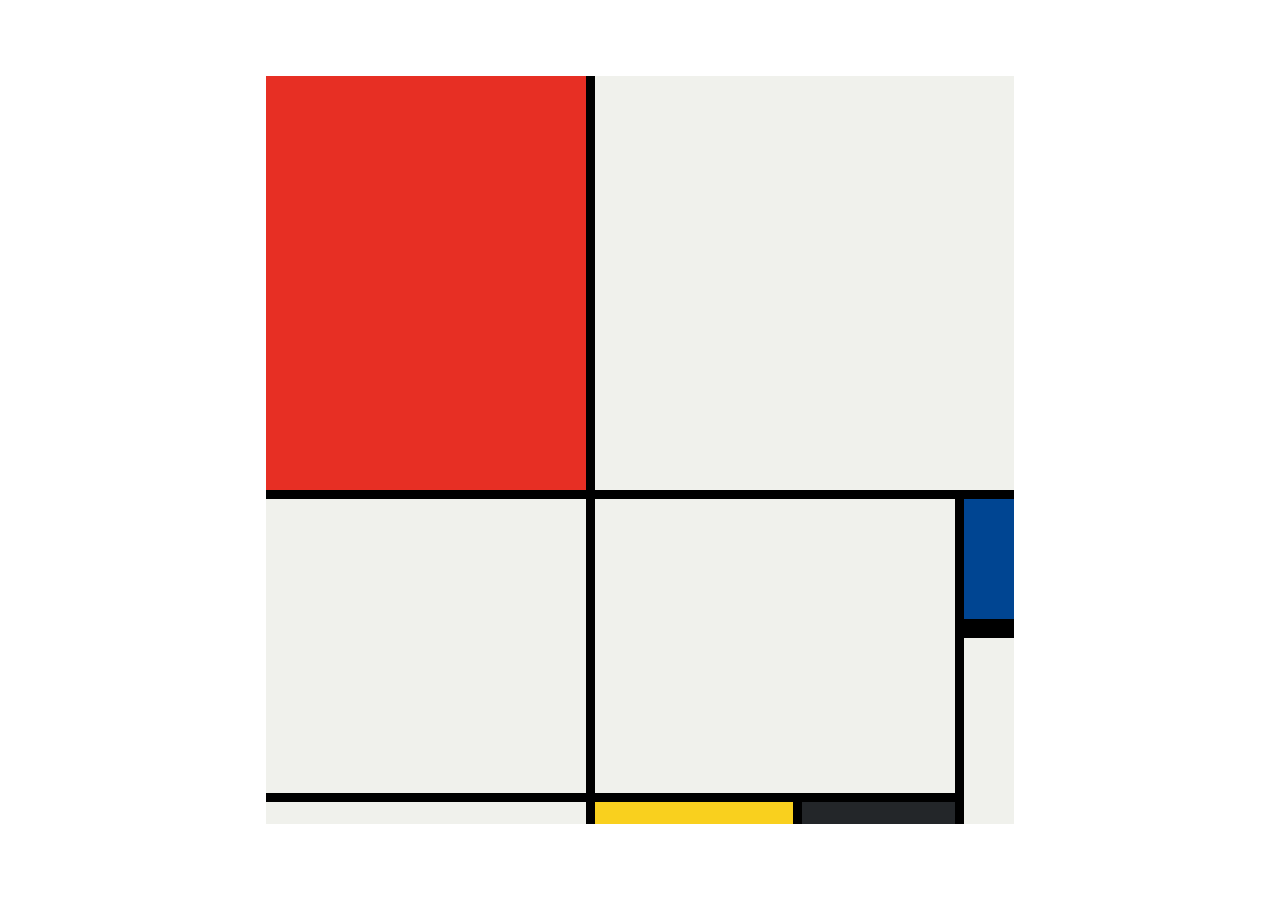
<file: projects/10.3 Mondrian Project/index.html>
<!DOCTYPE html>
<html lang="en">

<head>
  <meta charset="UTF-8">
  <meta name="viewport" content="width=device-width, initial-scale=1.0">
  <title>Mondrian Project</title>
  <style>
    /* 
    Write your CSS here 
    Gap Colour: #000
    White: #F0F1EC
    Red: #E72F24
    Black: #232629
    Blue: #004592
    Yellow: #F9D01E

    For dimensions, see dimensions.png image.
    HINT: Remember you can't change the properties of grid lines.
    But grid lines are transparent!
    */

    body {
      display: flex;
      justify-content: center;
      align-items: center;
      height: 100vh;
      margin: 0;
      padding: 0;
    }

    .container {
      display: grid;
      width: 748px;
      height: 748px;
      gap: 9px;
      background-color: #000;
      grid-template-columns: 320px 198px 153px 50px;
      grid-template-rows: 414px 130px 155px 22px;
    }

    .red {
      background-color: #E72F24;
    }

    .white {
      background-color: #F0F1EC;
    }

    .black {
      background-color: #232629;
    }

    .yellow {
      background-color: #F9D01E;
    }

    .blue {
      background-color: #004592;
      grid-column: 4 / -1;
      border-bottom: 10px solid #000;  
    }

    .one {
      grid-column: span 3;
    }

    .two, .three {
      grid-row: span 2;
    }

    .three {
      grid-column: span 2;
    }

    .four {
      grid-area: 3 / -2 / -1 / -1;
    }

    .five{
      grid-row: 4 / 5;

    }

  </style>
</head>

<body>
  <!-- Write your HTML here -->
   <div class="container">
      <div class="red"></div>
      <div class="white one"></div>
      <div class="white two"></div>
      <div class="white three"></div>
      <div class="blue"></div>
      <div class="white four"></div>
      <div class="white five"></div>
      <div class="yellow"></div>
      <div class="black"></div>
   </div>
</body>

</html>
</file>
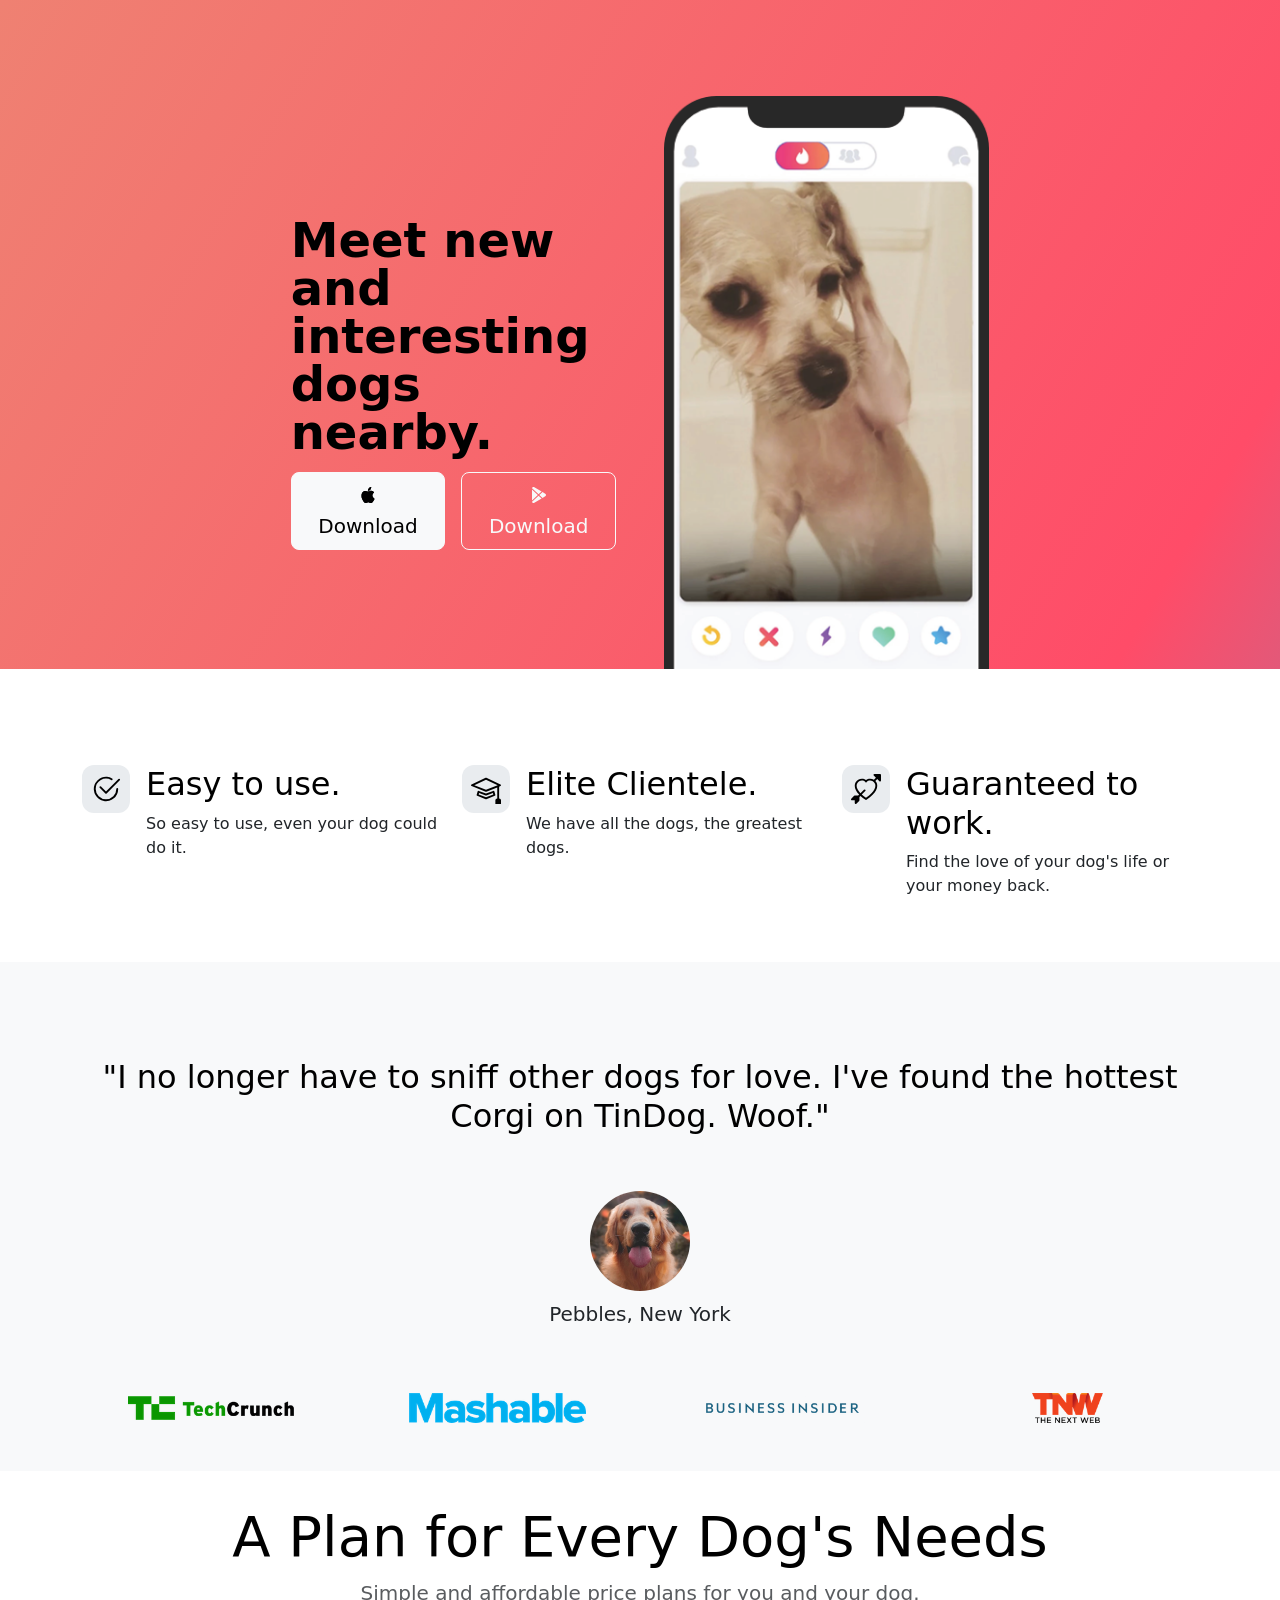
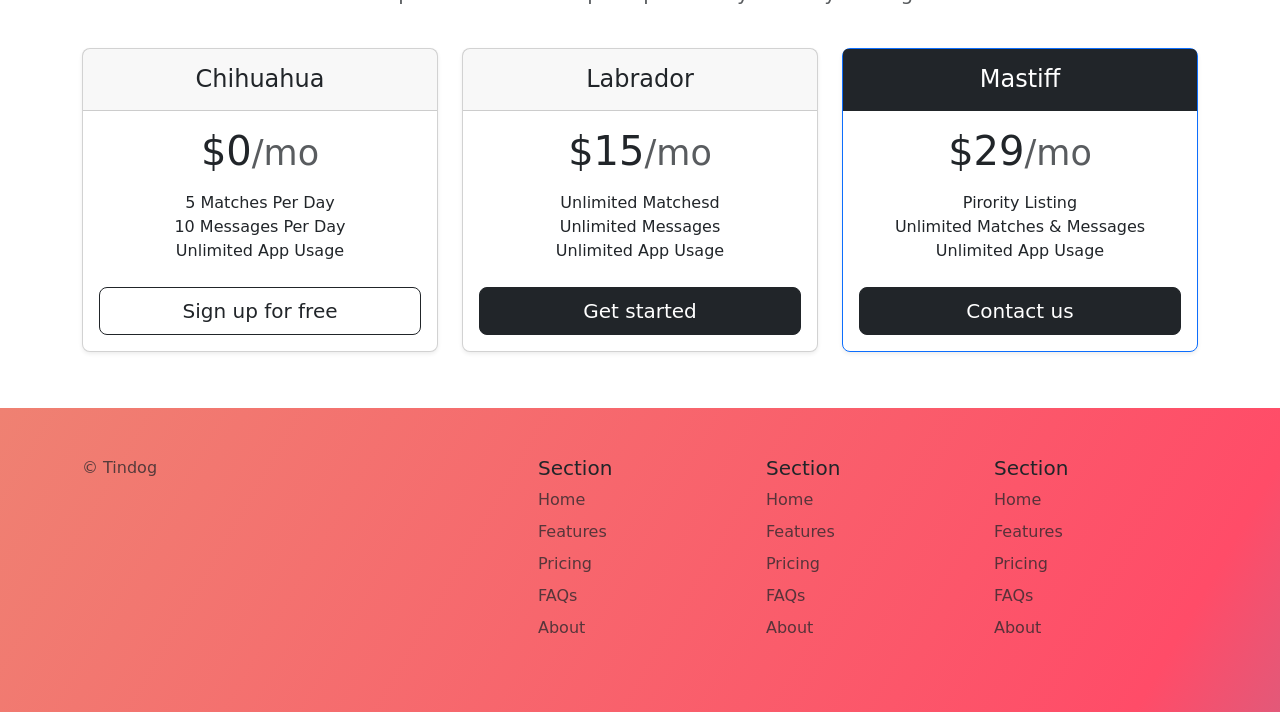
<file: projects/11.3 TinDog Project/index.html>
<!DOCTYPE html>
<html lang="en">

<head>
  <meta charset="UTF-8">
  <meta name="viewport" content="width=device-width, initial-scale=1.0">
  <title>TinDog</title>
  <link href="https://cdn.jsdelivr.net/npm/bootstrap@5.3.8/dist/css/bootstrap.min.css" rel="stylesheet" integrity="sha384-sRIl4kxILFvY47J16cr9ZwB07vP4J8+LH7qKQnuqkuIAvNWLzeN8tE5YBujZqJLB" crossorigin="anonymous">
  <link href="./style.css" rel="stylesheet"/>
</head>

<body>

  <!-- Title -->
  <section id="title" class="gradient-background">

  <div class="container col-xl-7 px-4 pt-5">
    <div class="row flex-lg-row-reverse align-items-center g-5 pt-5">
      <div class="col-10 col-sm-8 col-lg-6"> 
        <img src="./images/iphone.png" class="d-block mx-lg-auto img-fluid" alt="Dog on an Iphone" height="200" loading="lazy"> 
      </div>
      <div class="col-lg-6">
        <h1 class="display-5 fw-bold text-body-emphasis lh-1 mb-3">Meet new and interesting dogs nearby.</h1>
        <div class="d-grid gap-2 d-md-flex justify-content-md-start"> <button type="button"
            class="btn btn-light btn-lg px-4 me-md-2"><svg xmlns="http://www.w3.org/2000/svg" width="16" height="16"
              fill="currentColor" class="bi bi-apple mb-1" viewBox="0 0 16 16">
              <path
                d="M11.182.008C11.148-.03 9.923.023 8.857 1.18c-1.066 1.156-.902 2.482-.878 2.516.024.034 1.52.087 2.475-1.258.955-1.345.762-2.391.728-2.43Zm3.314 11.733c-.048-.096-2.325-1.234-2.113-3.422.212-2.189 1.675-2.789 1.698-2.854.023-.065-.597-.79-1.254-1.157a3.692 3.692 0 0 0-1.563-.434c-.108-.003-.483-.095-1.254.116-.508.139-1.653.589-1.968.607-.316.018-1.256-.522-2.267-.665-.647-.125-1.333.131-1.824.328-.49.196-1.422.754-2.074 2.237-.652 1.482-.311 3.83-.067 4.56.244.729.625 1.924 1.273 2.796.576.984 1.34 1.667 1.659 1.899.319.232 1.219.386 1.843.067.502-.308 1.408-.485 1.766-.472.357.013 1.061.154 1.782.539.571.197 1.111.115 1.652-.105.541-.221 1.324-1.059 2.238-2.758.347-.79.505-1.217.473-1.282Z" />
              <path
                d="M11.182.008C11.148-.03 9.923.023 8.857 1.18c-1.066 1.156-.902 2.482-.878 2.516.024.034 1.52.087 2.475-1.258.955-1.345.762-2.391.728-2.43Zm3.314 11.733c-.048-.096-2.325-1.234-2.113-3.422.212-2.189 1.675-2.789 1.698-2.854.023-.065-.597-.79-1.254-1.157a3.692 3.692 0 0 0-1.563-.434c-.108-.003-.483-.095-1.254.116-.508.139-1.653.589-1.968.607-.316.018-1.256-.522-2.267-.665-.647-.125-1.333.131-1.824.328-.49.196-1.422.754-2.074 2.237-.652 1.482-.311 3.83-.067 4.56.244.729.625 1.924 1.273 2.796.576.984 1.34 1.667 1.659 1.899.319.232 1.219.386 1.843.067.502-.308 1.408-.485 1.766-.472.357.013 1.061.154 1.782.539.571.197 1.111.115 1.652-.105.541-.221 1.324-1.059 2.238-2.758.347-.79.505-1.217.473-1.282Z" />
            </svg> Download</button>
          <button type="button" class="btn btn-outline-light btn-lg px-4"><svg xmlns="http://www.w3.org/2000/svg" width="16"
              height="16" fill="currentColor" class="bi bi-google-play mb-1" viewBox="0 0 16 16">
              <path
                d="M14.222 9.374c1.037-.61 1.037-2.137 0-2.748L11.528 5.04 8.32 8l3.207 2.96 2.694-1.586Zm-3.595 2.116L7.583 8.68 1.03 14.73c.201 1.029 1.36 1.61 2.303 1.055l7.294-4.295ZM1 13.396V2.603L6.846 8 1 13.396ZM1.03 1.27l6.553 6.05 3.044-2.81L3.333.215C2.39-.341 1.231.24 1.03 1.27Z" />
            </svg> Download</button>
        </div>
      </div>
    </div>
  </div>
  </section>
  
  <!-- Features -->
  <section id="features">
    <div class="container mt-5">
      <div class="row g-4 py-5 row-cols-1 row-cols-lg-3">
        <div class="col d-flex align-items-start">
          <div
            class="icon-square text-body-emphasis bg-body-secondary d-inline-flex align-items-center justify-content-center fs-4 flex-shrink-0 me-3">
            <svg xmlns="http://www.w3.org/2000/svg" height="30" fill="currentColor" class="bi bi-check2-circle" viewBox="0 0 16 16">
              <path d="M2.5 8a5.5 5.5 0 0 1 8.25-4.764.5.5 0 0 0 .5-.866A6.5 6.5 0 1 0 14.5 8a.5.5 0 0 0-1 0 5.5 5.5 0 1 1-11 0z" />
              <path d="M15.354 3.354a.5.5 0 0 0-.708-.708L8 9.293 5.354 6.646a.5.5 0 1 0-.708.708l3 3a.5.5 0 0 0 .708 0l7-7z" />
            </svg>
          </div>
          <div>
            <h3 class="fs-2 text-body-emphasis">Easy to use.</h3>
            <p>So easy to use, even your dog could do it.</p>
          </div>
        </div>
        <div class="col d-flex align-items-start">
          <div
            class="icon-square text-body-emphasis bg-body-secondary d-inline-flex align-items-center justify-content-center fs-4 flex-shrink-0 me-3">
            <svg xmlns="http://www.w3.org/2000/svg" height="30" fill="currentColor" class="bi bi-mortarboard" viewBox="0 0 16 16">
              <path
                d="M8.211 2.047a.5.5 0 0 0-.422 0l-7.5 3.5a.5.5 0 0 0 .025.917l7.5 3a.5.5 0 0 0 .372 0L14 7.14V13a1 1 0 0 0-1 1v2h3v-2a1 1 0 0 0-1-1V6.739l.686-.275a.5.5 0 0 0 .025-.917l-7.5-3.5ZM8 8.46 1.758 5.965 8 3.052l6.242 2.913L8 8.46Z" />
              <path
                d="M4.176 9.032a.5.5 0 0 0-.656.327l-.5 1.7a.5.5 0 0 0 .294.605l4.5 1.8a.5.5 0 0 0 .372 0l4.5-1.8a.5.5 0 0 0 .294-.605l-.5-1.7a.5.5 0 0 0-.656-.327L8 10.466 4.176 9.032Zm-.068 1.873.22-.748 3.496 1.311a.5.5 0 0 0 .352 0l3.496-1.311.22.748L8 12.46l-3.892-1.556Z" />
            </svg>
          </div>
          <div>
            <h3 class="fs-2 text-body-emphasis">Elite Clientele.</h3>
            <p>We have all the dogs, the greatest dogs.</p> 
          </div>
        </div>
        <div class="col d-flex align-items-start">
          <div
            class="icon-square text-body-emphasis bg-body-secondary d-inline-flex align-items-center justify-content-center fs-4 flex-shrink-0 me-3">
            <svg xmlns="http://www.w3.org/2000/svg" height="30" fill="currentColor" class="bi bi-arrow-through-heart"
              viewBox="0 0 16 16">
              <path fill-rule="evenodd"
                d="M2.854 15.854A.5.5 0 0 1 2 15.5V14H.5a.5.5 0 0 1-.354-.854l1.5-1.5A.5.5 0 0 1 2 11.5h1.793l.53-.53c-.771-.802-1.328-1.58-1.704-2.32-.798-1.575-.775-2.996-.213-4.092C3.426 2.565 6.18 1.809 8 3.233c1.25-.98 2.944-.928 4.212-.152L13.292 2 12.147.854A.5.5 0 0 1 12.5 0h3a.5.5 0 0 1 .5.5v3a.5.5 0 0 1-.854.354L14 2.707l-1.006 1.006c.236.248.44.531.6.845.562 1.096.585 2.517-.213 4.092-.793 1.563-2.395 3.288-5.105 5.08L8 13.912l-.276-.182a21.86 21.86 0 0 1-2.685-2.062l-.539.54V14a.5.5 0 0 1-.146.354l-1.5 1.5Zm2.893-4.894A20.419 20.419 0 0 0 8 12.71c2.456-1.666 3.827-3.207 4.489-4.512.679-1.34.607-2.42.215-3.185-.817-1.595-3.087-2.054-4.346-.761L8 4.62l-.358-.368c-1.259-1.293-3.53-.834-4.346.761-.392.766-.464 1.845.215 3.185.323.636.815 1.33 1.519 2.065l1.866-1.867a.5.5 0 1 1 .708.708L5.747 10.96Z" />
            </svg>
          </div>
          <div>
            <h3 class="fs-2 text-body-emphasis">Guaranteed to work.</h3>
            <p>Find the love of your dog's life or your money back.</p>
          </div>
        </div>
      </div>
    </div>

  </section>
  <!-- Testimonial -->
  <section id="testimonial">
  <div class="p-5 text-center bg-body-tertiary">
      <div class="container py-5">
        <h2 class="text-body-emphasis">"I no longer have to sniff other dogs for love. I've found the hottest Corgi on TinDog. Woof."</h2>
        <img class="profile-img mt-5 mb-2" src="./images/dog-img.jpg" alt="dog">
        <p class="col-lg-8 mx-auto lead">Pebbles, New York</p>
      </div>
    
      <div class="container">
          <div class="row">
            <div class="col-lg-3 col-sm-12">
              <img src="./images/techcrunch.png" alt="techcrunch" height="30">
            </div>
            <div class="col-lg-3 col-sm-12">
              <img src="./images/mashable.png" alt="mashable" height="30">
            </div>
            <div class="col-lg-3 col-sm-12">
              <img src="./images/bizinsider.png" alt="bizinsider" height="30">
            </div>
            <div class="col-lg-3 col-sm-12">
              <img src="./images/tnw.png" alt="tnw" height="30">
            </div>
          </div>
        </div>
        
     </div>
  </div>

  </section>
  <!-- Pricing -->
  <section id="pricing">
    <div class="container py-3">
        <div class="pricing-header p-3 pb-md-4 mx-auto text-center">
          <h2 class="display-4 fw-normal text-body-emphasis">A Plan for Every Dog's Needs</h2>
          <p class="fs-5 text-body-secondary">Simple and affordable price plans for you and your dog.</p>
        </div>
      <main>
        <div class="row row-cols-1 row-cols-md-3 mb-3 text-center">
          <div class="col">
            <div class="card mb-4 rounded-3 shadow-sm">
              <div class="card-header py-3">
                <h4 class="my-0 fw-normal">Chihuahua</h4>
              </div>
              <div class="card-body">
                <h1 class="card-title pricing-card-title">$0<small class="text-body-secondary fw-light">/mo</small></h1>
                <ul class="list-unstyled mt-3 mb-4">
                  <li>5 Matches Per Day</li>
                  <li>10 Messages Per Day</li>
                  <li>Unlimited App Usage</li>
                </ul> <button type="button" class="w-100 btn btn-lg btn-outline-dark">Sign up for free</button>
              </div>
            </div>
          </div>
          <div class="col">
            <div class="card mb-4 rounded-3 shadow-sm">
              <div class="card-header py-3">
                <h4 class="my-0 fw-normal">Labrador</h4>
              </div>
              <div class="card-body">
                <h1 class="card-title pricing-card-title">$15<small class="text-body-secondary fw-light">/mo</small></h1>
                <ul class="list-unstyled mt-3 mb-4">
                  <li>Unlimited Matchesd</li>
                  <li>Unlimited Messages</li>
                  <li>Unlimited App Usage</li>
                </ul> <button type="button" class="w-100 btn btn-lg btn-dark">Get started</button>
              </div>
            </div>
          </div>
          <div class="col">
            <div class="card mb-4 rounded-3 shadow-sm border-primary">
              <div class="card-header py-3 text-bg-dark border-dark">
                <h4 class="my-0 fw-normal">Mastiff</h4>
              </div>
              <div class="card-body">
                <h1 class="card-title pricing-card-title">$29<small class="text-body-secondary fw-light">/mo</small></h1>
                <ul class="list-unstyled mt-3 mb-4">
                  <li>Pirority Listing</li>
                  <li>Unlimited Matches & Messages</li>
                  <li>Unlimited App Usage</li>
                </ul> <button type="button" class="w-100 btn btn-lg btn-dark">Contact us</button>
              </div>
            </div>
          </div>
        </div>
        

  </section>
  <!-- Footer -->
  <section id="footer" class="gradient-background">
    <div class="container">
      <footer class="row row-cols-1 row-cols-sm-2 row-cols-md-5 py-5">
        <div class="col mb-3">
          <p class="text-body-secondary">© Tindog</p>
        </div>
        <div class="col mb-3"></div>
        <div class="col mb-3">
          <h5>Section</h5>
          <ul class="nav flex-column">
            <li class="nav-item mb-2"><a href="#" class="nav-link p-0 text-body-secondary">Home</a></li>
            <li class="nav-item mb-2"><a href="#" class="nav-link p-0 text-body-secondary">Features</a></li>
            <li class="nav-item mb-2"><a href="#" class="nav-link p-0 text-body-secondary">Pricing</a></li>
            <li class="nav-item mb-2"><a href="#" class="nav-link p-0 text-body-secondary">FAQs</a></li>
            <li class="nav-item mb-2"><a href="#" class="nav-link p-0 text-body-secondary">About</a></li>
          </ul>
        </div>
        <div class="col mb-3">
          <h5>Section</h5>
          <ul class="nav flex-column">
            <li class="nav-item mb-2"><a href="#" class="nav-link p-0 text-body-secondary">Home</a></li>
            <li class="nav-item mb-2"><a href="#" class="nav-link p-0 text-body-secondary">Features</a></li>
            <li class="nav-item mb-2"><a href="#" class="nav-link p-0 text-body-secondary">Pricing</a></li>
            <li class="nav-item mb-2"><a href="#" class="nav-link p-0 text-body-secondary">FAQs</a></li>
            <li class="nav-item mb-2"><a href="#" class="nav-link p-0 text-body-secondary">About</a></li>
          </ul>
        </div>
        <div class="col mb-3">
          <h5>Section</h5>
          <ul class="nav flex-column">
            <li class="nav-item mb-2"><a href="#" class="nav-link p-0 text-body-secondary">Home</a></li>
            <li class="nav-item mb-2"><a href="#" class="nav-link p-0 text-body-secondary">Features</a></li>
            <li class="nav-item mb-2"><a href="#" class="nav-link p-0 text-body-secondary">Pricing</a></li>
            <li class="nav-item mb-2"><a href="#" class="nav-link p-0 text-body-secondary">FAQs</a></li>
            <li class="nav-item mb-2"><a href="#" class="nav-link p-0 text-body-secondary">About</a></li>
          </ul>
        </div>
      </footer>
    </div>
    
  </section>

<script src="https://cdn.jsdelivr.net/npm/bootstrap@5.3.8/dist/js/bootstrap.bundle.min.js" integrity="sha384-FKyoEForCGlyvwx9Hj09JcYn3nv7wiPVlz7YYwJrWVcXK/BmnVDxM+D2scQbITxI" crossorigin="anonymous"></script>
</body>

</html>
</file>
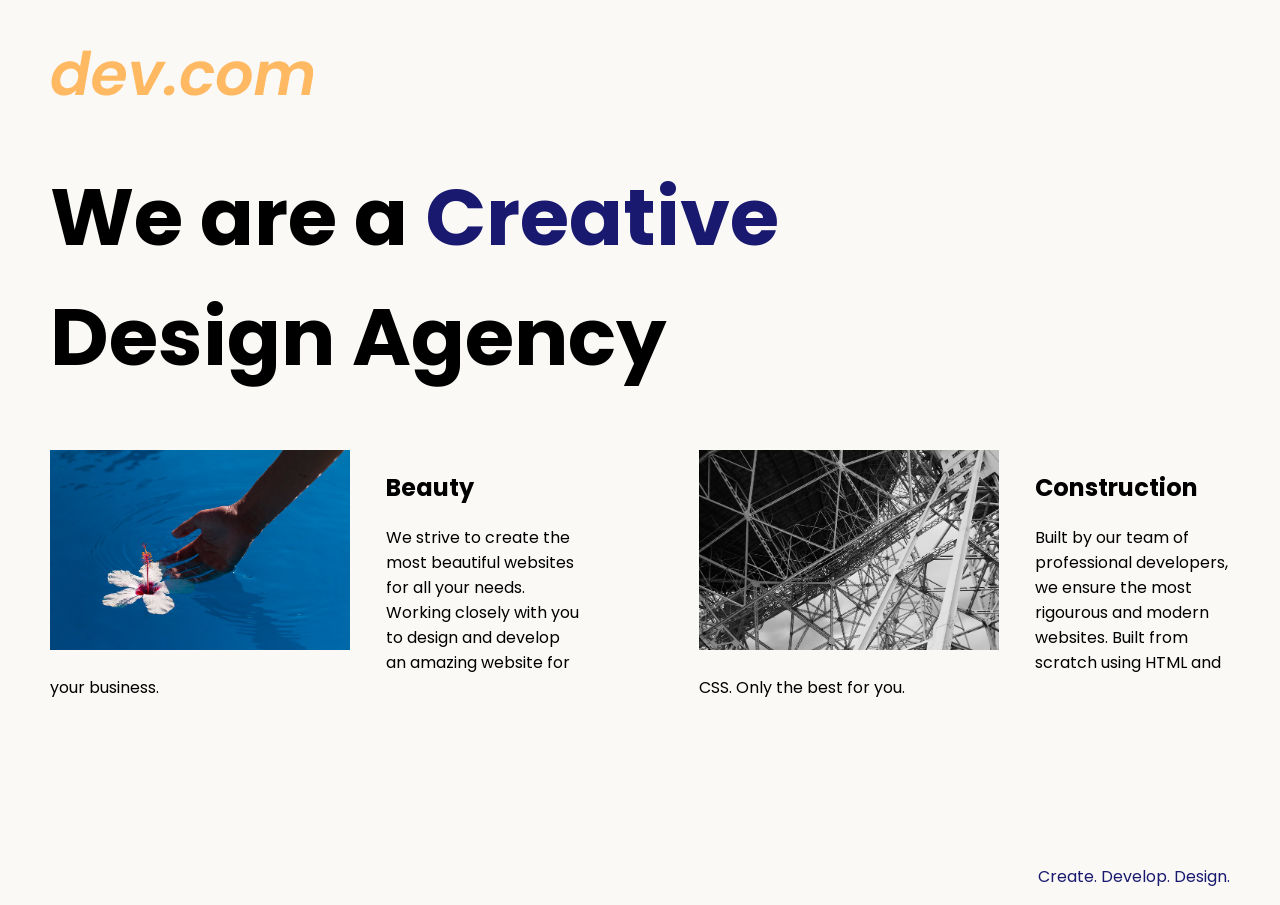
<file: projects/8.4 Web Design Agency Project/index.html>
<!DOCTYPE html>
<html lang="en">

<head>
  <meta charset="UTF-8">
  <meta name="viewport" content="width=device-width, initial-scale=1.0">
  <title>Agency</title>
  <link rel="stylesheet" href="./style.css">
  <link rel="preconnect" href="https://fonts.googleapis.com">
  <link rel="preconnect" href="https://fonts.gstatic.com" crossorigin>
  <link href="https://fonts.googleapis.com/css2?family=Poppins:wght@400;700&display=swap" rel="stylesheet">
</head>

<body>
  <div class="main">
    <img class="logo" src="./assets/images/logo.png" alt="logo">
    <h1>We are a <span class="creative">Creative</span> <br/>
      Design Agency</h1>
    <div class="left card"><img class="tile-image" src="./assets/images/beautiful.jpg" alt="hand and flower in water">
      <h2 class="card-title">Beauty</h2>
      <p class="card-text">We strive to create the most beautiful websites for all your needs. Working closely with you
        to
        design and
        develop an amazing website for your business.</p>
    </div>

    <div class="right card"><img class="tile-image" src="./assets/images/construction.jpg" alt="metal structure">
      <h2 class="card-title">Construction</h2>
      <p>Built by our team of professional developers, we ensure the most rigourous and modern websites. Built from
        scratch using HTML and CSS. Only the best for you.</p>
    </div>

  </div>
  <footer>
    <p>Create. Develop. Design.</p>
  </footer>
</body>

</html>
</file>
<file: projects/11.3 TinDog Project/style.css>
.gradient-background {
  background: linear-gradient(300deg, #00bfff, #ff4c68, #ef8172);
  background-size: 180% 180%;
  animation: gradient-animation 18s ease infinite;
}

@keyframes gradient-animation {
  0% {
    background-position: 0% 50%;
  }
  50% {
    background-position: 100% 50%;
  }
  100% {
    background-position: 0% 50%;
  }
}

.icon-square {
  width: 3rem;
  height: 3rem;
  border-radius: 0.75rem;
}

.profile-img {
  height: 100px;
  border-radius: 50%;
}
</file>
<file: projects/8.4 Web Design Agency Project/style.css>
body {
  font-family: "Poppins", sans-serif;
  margin: 50px 50px 0 50px;
  background-color: #faf9f6;
  display: flex;
  flex-direction: column;
  min-height: 95vh;
}
.main {
  flex: 1;
}

h1 {
  font-size: 5rem;
}

.creative {
  color: #191970;
}

footer {
  text-align: right;
  color: midnightblue;
}

.card {
  width: 45%;
  margin-bottom: 36px;
}

.tile-image {
  width: 300px;
  height: 200px;
  float: left;
  margin-right: 36px;
}

.left {
  float: left;
}

.right {
  float: right;
}

@media (max-width: 680px){
  .card {
    width: 100%;
    display: block;
    text-align: justify;
  }

  h1 {
    font-size: 3.5rem;
    text-align: center;
  }

  .logo {
    width: 130px;
  }

  .tile-image {
    height: 200px;
    width: 100%;
    object-fit: cover;
  }
}
</file>
